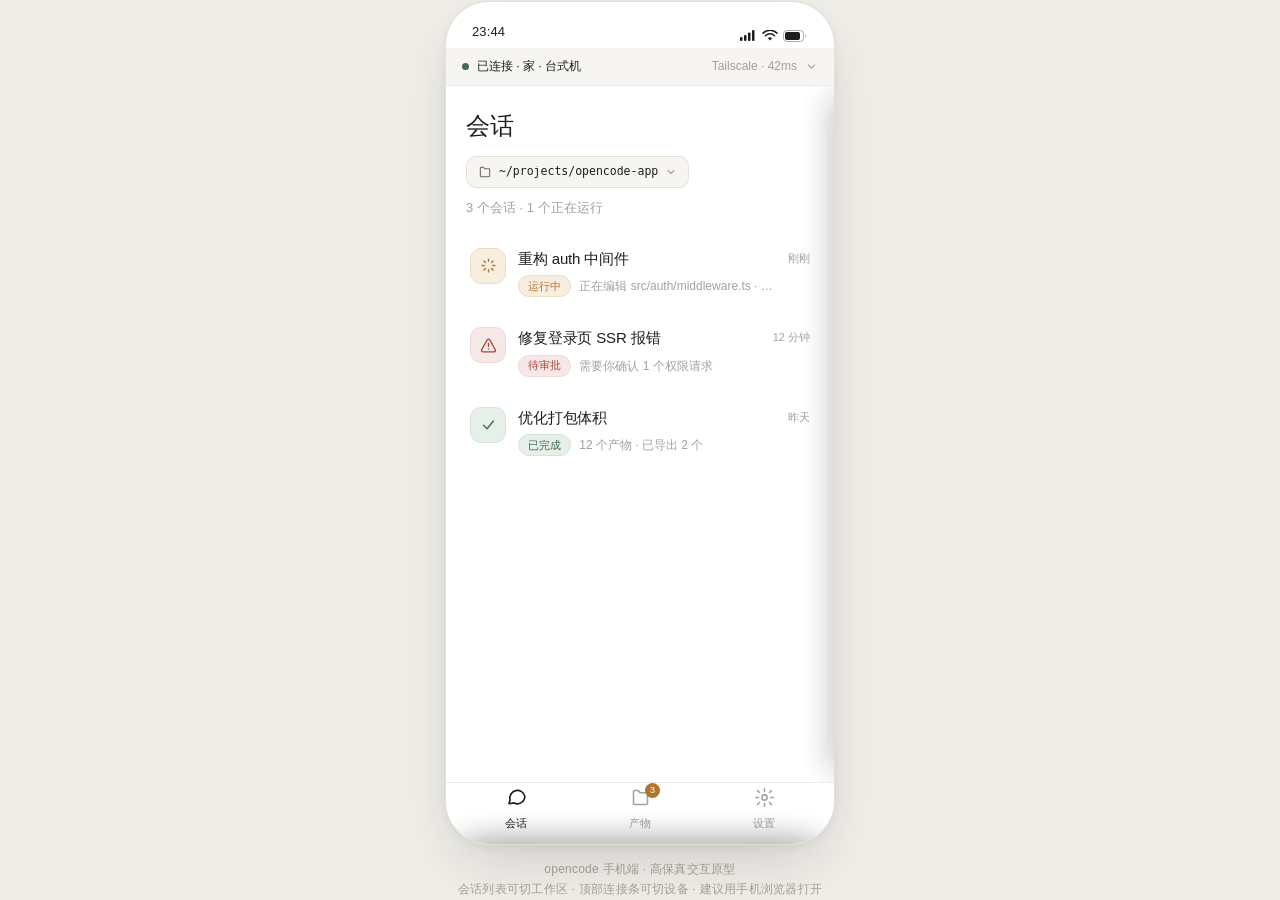
<file: prototype/index.html>
<!DOCTYPE html>
<html lang="zh-CN">
<head>
<meta charset="UTF-8">
<meta name="viewport" content="width=device-width, initial-scale=1.0, viewport-fit=cover">
<title>opencode 手机端 · 交互原型</title>
<style>
:root{
  --bg:#EFEDE8;
  --surface:#FFFFFF;
  --surface-2:#F7F5F1;
  --ink:#1E1E1B;
  --ink-2:#6B6862;
  --ink-3:#A5A199;
  --line:#E4E0D8;
  --line-2:#EFECE6;
  --accent:#8A6A38;
  --accent-soft:#F2EADB;
  --run:#B0742F;
  --run-soft:#F7EEE0;
  --ok:#3F6B4F;
  --ok-soft:#E7EFE9;
  --warn:#A5443A;
  --warn-soft:#F6E8E6;
  --add:#2F6B45;
  --add-bg:#E9F1EA;
  --del:#A5443A;
  --del-bg:#F7E9E7;
  --r-lg:18px; --r-md:12px; --r-sm:9px;
  --ease:cubic-bezier(0.32,0.72,0,1);
  --ease-out:cubic-bezier(0.22,1,0.36,1);
}
*{box-sizing:border-box;-webkit-tap-highlight-color:transparent}
html,body{height:100%}
body{
  margin:0;background:var(--bg);color:var(--ink);
  font:400 14px/1.5 -apple-system,BlinkMacSystemFont,"Segoe UI","PingFang SC","Hiragino Sans GB","Microsoft YaHei",sans-serif;
  display:flex;align-items:center;justify-content:center;min-height:100vh;padding:24px 12px;
  -webkit-font-smoothing:antialiased;
}
.stage{display:flex;flex-direction:column;align-items:center;gap:14px}
.caption{font-size:12px;color:var(--ink-3);letter-spacing:.02em;text-align:center;max-width:390px;line-height:1.7}

.phone{
  position:relative;width:390px;height:844px;background:var(--surface);
  border-radius:44px;border:1px solid var(--line);
  box-shadow:0 24px 60px -20px rgba(30,30,27,.22), 0 2px 8px rgba(30,30,27,.05);
  overflow:hidden;display:flex;flex-direction:column;
}
.statusbar{
  height:46px;flex:0 0 46px;display:flex;align-items:flex-end;justify-content:space-between;
  padding:0 26px 6px;font-size:13px;font-weight:500;color:var(--ink);letter-spacing:.01em;
}
.sb-icons{display:flex;align-items:center;gap:5px}
.sb-icons svg{display:block}

.connbar{
  flex:0 0 auto;height:38px;display:flex;align-items:center;gap:8px;padding:0 16px;
  border-bottom:1px solid var(--line-2);background:var(--surface-2);
  font-size:12px;color:var(--ink-2);cursor:pointer;transition:background .18s;
}
.connbar:active{background:#F0EDE7}
.dot{width:7px;height:7px;border-radius:50%;background:var(--ok);flex:0 0 7px;
  box-shadow:0 0 0 0 rgba(63,107,79,.5);animation:pulse 2.4s var(--ease-out) infinite}
@keyframes pulse{0%{box-shadow:0 0 0 0 rgba(63,107,79,.45)}70%{box-shadow:0 0 0 7px rgba(63,107,79,0)}100%{box-shadow:0 0 0 0 rgba(63,107,79,0)}}
.conn-name{color:var(--ink);font-weight:500}
.conn-spacer{flex:1}
.conn-lat{color:var(--ink-3);font-variant-numeric:tabular-nums}
.conn-chev{color:var(--ink-3);display:flex}

.viewport{position:relative;flex:1;overflow:hidden}
.screen{
  position:absolute;inset:0;display:flex;flex-direction:column;background:var(--surface);
  will-change:transform,opacity;
}
.tab-screen{opacity:0;transform:translateY(6px);pointer-events:none;transition:opacity .2s var(--ease-out),transform .2s var(--ease-out)}
.tab-screen.active{opacity:1;transform:none;pointer-events:auto}
.push-screen{
  transform:translateX(100%);transition:transform .34s var(--ease);
  box-shadow:-12px 0 32px -12px rgba(30,30,27,.16);
}
.push-screen.active{transform:translateX(0)}

.scroll{flex:1;overflow-y:auto;overscroll-behavior:contain;scrollbar-width:none}
.scroll::-webkit-scrollbar{display:none}

.navbar{
  flex:0 0 auto;height:52px;display:flex;align-items:center;gap:10px;padding:0 14px;
  border-bottom:1px solid var(--line-2);
}
.nav-title{font-size:16px;font-weight:500;letter-spacing:-.01em;flex:1;overflow:hidden;text-overflow:ellipsis;white-space:nowrap}
.icon-btn{
  width:34px;height:34px;border-radius:10px;display:flex;align-items:center;justify-content:center;
  color:var(--ink-2);cursor:pointer;transition:transform .13s var(--ease-out),background .15s;
}
.icon-btn:active{transform:scale(.9);background:var(--surface-2)}
.icon-btn.danger{color:var(--warn)}

.page-head{padding:22px 20px 12px}
.page-title{font-size:24px;font-weight:500;letter-spacing:-.02em;margin:0}
.page-sub{font-size:13px;color:var(--ink-3);margin:4px 0 0}

.list{padding:4px 12px 20px}
.row{
  display:flex;gap:12px;align-items:flex-start;padding:14px 12px;border-radius:var(--r-lg);
  cursor:pointer;transition:background .15s,transform .13s var(--ease-out);
}
.row:active{background:var(--surface-2);transform:scale(.985)}
.row + .row{margin-top:2px}
.row.enter{animation:rowIn .38s var(--ease-out) both}
@keyframes rowIn{from{opacity:0;transform:translateY(10px)}to{opacity:1;transform:none}}
.row-main{flex:1;min-width:0}
.row-title{font-size:15px;font-weight:500;letter-spacing:-.01em;margin:0 0 5px;
  overflow:hidden;text-overflow:ellipsis;white-space:nowrap}
.row-meta{display:flex;align-items:center;gap:8px;font-size:12px;color:var(--ink-3);min-width:0}
.row-meta-t{overflow:hidden;text-overflow:ellipsis;white-space:nowrap;min-width:0}
.row-time{flex:0 0 auto;font-size:11px;color:var(--ink-3);font-variant-numeric:tabular-nums;padding-top:2px}
.avatar{
  flex:0 0 36px;width:36px;height:36px;border-radius:11px;background:var(--surface-2);
  border:1px solid var(--line);display:flex;align-items:center;justify-content:center;color:var(--ink-2)
}
.avatar.run{background:var(--run-soft);border-color:#EBDCC4;color:var(--run)}
.avatar.ok{background:var(--ok-soft);border-color:#D6E4DA;color:var(--ok)}
.avatar.warn{background:var(--warn-soft);border-color:#EED9D6;color:var(--warn)}

.chip{
  display:inline-flex;align-items:center;gap:5px;height:22px;padding:0 9px;border-radius:999px;
  font-size:11px;font-weight:500;letter-spacing:.01em;background:var(--surface-2);color:var(--ink-2);
  border:1px solid var(--line-2);
  white-space:nowrap;word-break:keep-all;flex:0 0 auto;line-height:1;
}
.chip.run{background:var(--run-soft);color:var(--run);border-color:#EBDCC4}
.chip.ok{background:var(--ok-soft);color:var(--ok);border-color:#D6E4DA}
.chip.warn{background:var(--warn-soft);color:var(--warn);border-color:#EED9D6}
.chip.solid{background:var(--ink);color:#fff;border-color:var(--ink)}

.bubble{max-width:82%;padding:11px 14px;border-radius:var(--r-lg);font-size:14px;line-height:1.62}
.bubble.me{align-self:flex-end;background:var(--ink);color:#F5F3EF;border-bottom-right-radius:6px}
.bubble.ai{align-self:flex-start;background:var(--surface-2);border:1px solid var(--line-2);border-bottom-left-radius:6px}
.chat-scroll{padding:16px 16px 8px;display:flex;flex-direction:column;gap:14px}

.step{display:flex;gap:9px;align-items:center;font-size:13px;color:var(--ink-2);padding:2px 0}
.step .box{width:16px;height:16px;border-radius:5px;border:1.5px solid var(--line);flex:0 0 16px;
  display:flex;align-items:center;justify-content:center;transition:all .25s var(--ease-out)}
.step.done .box{background:var(--ok);border-color:var(--ok)}
.step.done .box svg{opacity:1;transform:scale(1)}
.step .box svg{opacity:0;transform:scale(.4);transition:all .25s var(--ease-out)}
.step.done span{color:var(--ink-3);text-decoration:line-through;text-decoration-color:var(--line)}

.tool-card{
  align-self:stretch;border:1px solid var(--line-2);border-radius:var(--r-md);background:var(--surface-2);
  padding:10px 12px;display:flex;align-items:center;gap:9px;font-size:13px;color:var(--ink-2)
}
.tool-card code{font:500 12px/1.4 ui-monospace,SFMono-Regular,Menlo,Consolas,monospace;color:var(--ink)}
.spin{width:13px;height:13px;border-radius:50%;border:1.5px solid var(--line);border-top-color:var(--run);
  animation:spin .7s linear infinite;flex:0 0 13px}
@keyframes spin{to{transform:rotate(360deg)}}

.perm{
  align-self:stretch;border:1px solid #EBDCC4;background:var(--run-soft);border-radius:var(--r-lg);
  padding:14px;animation:cardIn .34s var(--ease-out) both;
}
@keyframes cardIn{from{opacity:0;transform:scale(.96) translateY(8px)}to{opacity:1;transform:none}}
.perm-head{display:flex;align-items:center;gap:7px;font-size:13px;font-weight:500;color:var(--run);margin-bottom:8px}
.perm-body{font-size:13px;color:var(--ink);line-height:1.6;margin-bottom:12px}
.perm-body code{font:500 12px/1.5 ui-monospace,Menlo,Consolas,monospace;background:#fff;padding:1px 5px;border-radius:5px;border:1px solid #EBDCC4}
.perm-actions{display:flex;gap:9px}
.perm-actions.gone{animation:collapse .3s var(--ease-out) forwards}
@keyframes collapse{to{opacity:0;transform:translateY(-6px);height:0;margin:0;padding:0;overflow:hidden}}

.btn{
  flex:1;height:38px;border-radius:11px;border:1px solid var(--line);background:var(--surface);
  color:var(--ink);font-size:13px;font-weight:500;font-family:inherit;cursor:pointer;
  display:flex;align-items:center;justify-content:center;gap:6px;
  transition:transform .13s var(--ease-out),background .15s,opacity .2s;
}
.btn:active{transform:scale(.96)}
.btn.primary{background:var(--ink);border-color:var(--ink);color:#fff}
.btn.ghost{background:transparent}

.artifact{
  align-self:stretch;border:1px solid var(--line);border-radius:var(--r-lg);background:var(--surface);
  overflow:hidden;animation:cardIn .34s var(--ease-out) both;cursor:pointer;transition:transform .14s var(--ease-out)
}
.artifact:active{transform:scale(.985)}
.artifact-head{display:flex;align-items:center;gap:10px;padding:13px 14px}
.artifact-ico{width:32px;height:32px;border-radius:9px;background:var(--accent-soft);color:var(--accent);
  display:flex;align-items:center;justify-content:center;flex:0 0 32px}
.artifact-t{flex:1;min-width:0}
.artifact-t b{display:block;font-size:13.5px;font-weight:500;letter-spacing:-.005em}
.artifact-t small{font-size:11.5px;color:var(--ink-3)}
.artifact-foot{display:flex;align-items:center;gap:14px;padding:9px 14px;border-top:1px solid var(--line-2);
  background:var(--surface-2);font-size:11.5px;color:var(--ink-2)}
.stat-add{color:var(--add);font-weight:500}
.stat-del{color:var(--del);font-weight:500}

.composer{
  flex:0 0 auto;border-top:1px solid var(--line-2);padding:10px 12px 14px;background:var(--surface);
}
.model-chip{
  display:inline-flex;align-items:center;gap:6px;height:28px;padding:0 10px;border-radius:999px;
  background:var(--surface-2);border:1px solid var(--line);font-size:12px;color:var(--ink-2);
  cursor:pointer;margin-bottom:9px;transition:transform .13s var(--ease-out),background .15s;
}
.model-chip:active{transform:scale(.95);background:#F0EDE7}
.model-chip b{font-weight:500;color:var(--ink)}
.input-row{display:flex;align-items:flex-end;gap:9px}
.input-box{
  flex:1;min-height:40px;border-radius:13px;border:1px solid var(--line);background:var(--surface-2);
  padding:10px 13px;font-size:14px;line-height:1.4;color:var(--ink-3);outline:none;
  transition:border-color .18s,background .18s;
}
.input-box:focus{border-color:#D9D3C6;background:var(--surface);color:var(--ink)}
.send{
  width:40px;height:40px;flex:0 0 40px;border-radius:13px;border:none;background:var(--ink);color:#fff;
  display:flex;align-items:center;justify-content:center;cursor:pointer;
  transition:transform .13s var(--ease-out),opacity .2s;
}
.send:active{transform:scale(.92)}
.send.off{background:var(--line);color:var(--ink-3);pointer-events:none}

.dots{display:flex;gap:4px;align-items:center;height:44px;padding:0 14px}
.dots i{width:6px;height:6px;border-radius:50%;background:var(--ink-3);display:block;animation:bounce 1.2s infinite}
.dots i:nth-child(2){animation-delay:.15s}
.dots i:nth-child(3){animation-delay:.3s}
@keyframes bounce{0%,60%,100%{transform:translateY(0);opacity:.4}30%{transform:translateY(-4px);opacity:1}}
.caret{display:inline-block;width:2px;height:15px;background:var(--ink);vertical-align:-2px;margin-left:2px;
  animation:blink 1s steps(2) infinite}
@keyframes blink{50%{opacity:0}}

.tabbar{
  flex:0 0 auto;height:62px;display:flex;align-items:center;padding:0 8px 8px;
  border-top:1px solid var(--line-2);background:rgba(255,255,255,.94);backdrop-filter:blur(12px);
  transition:transform .28s var(--ease),opacity .2s;
}
.tabbar.hide{transform:translateY(100%);opacity:0;pointer-events:none}
.tab{
  flex:1;display:flex;flex-direction:column;align-items:center;gap:3px;color:var(--ink-3);
  font-size:10.5px;cursor:pointer;padding:8px 0;transition:color .2s;position:relative;
}
.tab .ico{transition:transform .26s var(--ease-out)}
.tab.active{color:var(--ink)}
.tab.active .ico{transform:translateY(-1px) scale(1.06)}
.tab .badge{
  position:absolute;top:4px;left:50%;margin-left:5px;min-width:15px;height:15px;border-radius:999px;
  background:var(--run);color:#fff;font-size:9.5px;font-weight:500;display:flex;align-items:center;
  justify-content:center;padding:0 4px;
}

.metric{display:flex;gap:10px;padding:0 16px 18px}
.metric div{flex:1;background:var(--surface-2);border:1px solid var(--line-2);border-radius:var(--r-md);padding:11px 12px}
.metric b{display:block;font-size:19px;font-weight:500;letter-spacing:-.02em;font-variant-numeric:tabular-nums}
.metric small{font-size:11px;color:var(--ink-3)}

.section{padding:0 16px 8px}
.section-title{font-size:11px;font-weight:500;color:var(--ink-3);letter-spacing:.06em;text-transform:uppercase;padding:14px 4px 8px}
.card{background:var(--surface-2);border:1px solid var(--line-2);border-radius:var(--r-lg);overflow:hidden}
.item{display:flex;align-items:center;gap:12px;padding:13px 15px;cursor:pointer;transition:background .15s}
.item:active{background:#F0EDE7}
.item + .item{border-top:1px solid var(--line-2)}
.item .ico{width:30px;height:30px;border-radius:9px;background:var(--surface);border:1px solid var(--line);
  display:flex;align-items:center;justify-content:center;color:var(--ink-2);flex:0 0 30px}
.item-t{flex:1;min-width:0}
.item-t b{display:block;font-size:14px;font-weight:500;letter-spacing:-.005em}
.item-t small{font-size:11.5px;color:var(--ink-3)}
.item .val{font-size:12.5px;color:var(--ink-3);display:flex;align-items:center;gap:6px}

.diff{font:400 11.5px/1.7 ui-monospace,SFMono-Regular,Menlo,Consolas,monospace;background:var(--surface-2);
  border-top:1px solid var(--line-2);border-bottom:1px solid var(--line-2);overflow:hidden;max-height:0;
  transition:max-height .34s var(--ease);}
.diff.open{max-height:260px;overflow-y:auto}
.diff .ln{display:flex;padding:0 14px;white-space:pre}
.diff .ln.add{background:var(--add-bg);color:var(--add)}
.diff .ln.del{background:var(--del-bg);color:var(--del)}
.diff .ln.ctx{color:var(--ink-2)}
.diff .gutter{width:34px;flex:0 0 34px;color:var(--ink-3);text-align:right;padding-right:10px;user-select:none}

.ws-btn{display:inline-flex;align-items:center;gap:7px;margin-top:12px;height:32px;padding:0 11px;
  border-radius:10px;border:1px solid var(--line);background:var(--surface-2);cursor:pointer;max-width:100%;
  font-family:inherit;font-size:12px;color:var(--ink-2);
  transition:transform .13s var(--ease-out),background .15s}
.ws-btn:active{transform:scale(.97);background:#F0EDE7}
.ws-path{font:400 11.5px/1 ui-monospace,Menlo,Consolas,monospace;color:var(--ink);
  overflow:hidden;text-overflow:ellipsis;white-space:nowrap;min-width:0}
.ws-btn .chev{flex:0 0 auto;color:var(--ink-3);display:flex}
.ws-ico{width:30px;height:30px;border-radius:9px;background:var(--surface-2);border:1px solid var(--line);
  display:flex;align-items:center;justify-content:center;color:var(--ink-2);flex:0 0 30px}
.ws-t{flex:1;min-width:0;display:flex;flex-direction:column;gap:3px}
.ws-t b{font-size:13.5px;font-weight:500;letter-spacing:-.005em;color:var(--ink)}
.ws-t small{font:400 11px/1.4 ui-monospace,Menlo,Consolas,monospace;color:var(--ink-3);
  overflow:hidden;text-overflow:ellipsis;white-space:nowrap}
.ws-div{height:1px;background:var(--line-2);margin:8px 12px}

.file-tabs{display:flex;gap:6px;padding:10px 14px;overflow-x:auto;border-bottom:1px solid var(--line-2);flex:0 0 auto}
.file-tabs::-webkit-scrollbar{display:none}
.ftab{flex:0 0 auto;height:28px;padding:0 12px;border-radius:999px;border:1px solid var(--line);
  background:var(--surface-2);color:var(--ink-2);font-size:12px;display:flex;align-items:center;cursor:pointer;
  transition:all .18s var(--ease-out)}
.ftab:active{transform:scale(.95)}
.ftab.on{background:var(--ink);border-color:var(--ink);color:#fff}
.convertbar{flex:0 0 auto;display:flex;align-items:center;gap:7px;padding:8px 16px;font-size:11.5px;color:var(--accent);
  background:var(--accent-soft);border-bottom:1px solid #EADFC9}
.viewer{flex:1;overflow:auto;background:var(--surface-2);padding:14px}
.doc-sheet{background:#fff;border:1px solid var(--line);border-radius:var(--r-md);padding:20px 18px;
  font-size:13px;line-height:1.85;color:#3A3A36;animation:cardIn .3s var(--ease-out) both}
.doc-sheet h4{margin:0 0 4px;font-size:16px;font-weight:500;letter-spacing:-.01em;color:var(--ink)}
.doc-sheet .em{color:var(--ink-3);font-size:11.5px;margin:0 0 14px}
.doc-sheet p{margin:0 0 11px}
.doc-sheet td b{font-weight:500;color:var(--ink)}
.grid-wrap{overflow-x:auto;background:#fff;border:1px solid var(--line);border-radius:var(--r-sm)}
.grid{border-collapse:separate;border-spacing:0;font-size:11.5px;white-space:nowrap}
.grid th,.grid td{border-right:1px solid var(--line-2);border-bottom:1px solid var(--line-2);padding:7px 12px;
  text-align:left;font-variant-numeric:tabular-nums;color:#3A3A36}
.grid th{background:var(--surface-2);font-weight:500;color:var(--ink);position:sticky;top:0}
.grid td.num{text-align:right}
.grid tr:last-child td{border-bottom:none}
.code-view{background:#fff;border:1px solid var(--line);border-radius:var(--r-md);overflow:hidden;
  font:400 11.5px/1.8 ui-monospace,Menlo,Consolas,monospace}
.code-view .cr{display:flex;padding:0 12px}
.code-view .n{width:28px;flex:0 0 28px;text-align:right;padding-right:12px;color:var(--ink-3);user-select:none}
.code-view .k{color:#8A6A38}.code-view .s{color:#2F6B45}.code-view .c{color:#A5A199}
.img-wrap{display:flex;align-items:center;justify-content:center;min-height:270px;border-radius:var(--r-md);
  border:1px solid var(--line);background:repeating-conic-gradient(#F0EDE7 0% 25%,#FAF8F5 0% 50%) 50%/18px 18px}
.img-ph{width:186px;height:126px;border-radius:10px;background:#E6DFD0;border:1px solid #D6CDBA;
  display:flex;align-items:center;justify-content:center;color:var(--accent)}
.filebar{flex:0 0 auto;display:flex;gap:9px;padding:10px 14px 14px;border-top:1px solid var(--line-2);background:var(--surface)}
.meter{height:7px;border-radius:4px;background:var(--line-2);overflow:hidden;display:flex}
.meter i{display:block;height:100%}

.sheet-backdrop{
  position:absolute;inset:0;background:rgba(30,30,27,.28);opacity:0;pointer-events:none;
  transition:opacity .3s var(--ease-out);z-index:40;
}
.sheet-backdrop.show{opacity:1;pointer-events:auto}
.sheet{
  position:absolute;left:0;right:0;bottom:0;background:var(--surface);border-radius:24px 24px 0 0;
  transform:translateY(101%);transition:transform .38s var(--ease);z-index:41;
  padding:8px 0 22px;max-height:78%;display:flex;flex-direction:column;
  box-shadow:0 -12px 40px -14px rgba(30,30,27,.24);
}
.sheet.show{transform:translateY(0)}
.handle{width:36px;height:4px;border-radius:2px;background:var(--line);margin:6px auto 12px;flex:0 0 4px}
.sheet-title{font-size:16px;font-weight:500;padding:0 20px 4px;letter-spacing:-.01em}
.sheet-sub{font-size:12px;color:var(--ink-3);padding:0 20px 12px}
.sheet-scroll{overflow-y:auto;padding:0 10px 4px}
.mgroup{font-size:11px;font-weight:500;color:var(--ink-3);letter-spacing:.06em;text-transform:uppercase;padding:12px 12px 6px}
.mrow{display:flex;align-items:center;gap:11px;padding:11px 12px;border-radius:var(--r-md);cursor:pointer;transition:background .15s}
.mrow:active{background:var(--surface-2)}
.mrow .mname{flex:1;font-size:14px;letter-spacing:-.005em}
.mrow .mtag{font-size:11px;color:var(--ink-3)}
.mrow .tick{width:18px;height:18px;color:var(--ink);opacity:0;transform:scale(.6);transition:all .22s var(--ease-out)}
.mrow.sel .tick{opacity:1;transform:scale(1)}

.toast{
  position:absolute;left:50%;bottom:88px;transform:translate(-50%,14px);opacity:0;pointer-events:none;
  background:rgba(30,30,27,.94);color:#F5F3EF;font-size:13px;padding:10px 16px;border-radius:12px;
  z-index:60;transition:all .3s var(--ease);white-space:nowrap;max-width:88%;
  overflow:hidden;text-overflow:ellipsis;
}
.toast.show{opacity:1;transform:translate(-50%,0)}

.skel{background:linear-gradient(90deg,var(--surface-2) 25%,#EFECE6 50%,var(--surface-2) 75%);
  background-size:200% 100%;animation:shimmer 1.4s infinite;border-radius:8px}
@keyframes shimmer{to{background-position:-200% 0}}
.skel-row{display:flex;gap:12px;padding:14px 12px}
.skel-row .a{width:36px;height:36px;border-radius:11px;flex:0 0 36px}
.skel-row .b{flex:1;display:flex;flex-direction:column;gap:8px;justify-content:center}
.skel-row .b i{display:block;height:11px;border-radius:5px}
.skel-row .b i:last-child{width:58%}

.empty{display:flex;flex-direction:column;align-items:center;gap:9px;padding:66px 30px;text-align:center;color:var(--ink-3)}
.empty b{font-size:14px;font-weight:500;color:var(--ink-2)}
.empty p{font-size:12.5px;margin:0;line-height:1.6}

@media (prefers-reduced-motion:reduce){*{animation-duration:.001ms!important;transition-duration:.001ms!important}}
</style>
</head>
<body>
<div class="stage">
<div class="phone">
  <div class="statusbar">
    <span>23:44</span>
    <span class="sb-icons">
      <svg width="17" height="11" viewBox="0 0 17 11" fill="none"><rect x="0" y="7" width="2.5" height="4" rx="1" fill="#1E1E1B"/><rect x="4" y="5" width="2.5" height="6" rx="1" fill="#1E1E1B"/><rect x="8" y="2.5" width="2.5" height="8.5" rx="1" fill="#1E1E1B"/><rect x="12" y="0" width="2.5" height="11" rx="1" fill="#1E1E1B"/></svg>
      <svg width="16" height="12" viewBox="0 0 16 12" fill="none"><path d="M8 10.4 5.9 8.2a3 3 0 0 1 4.2 0L8 10.4Z" fill="#1E1E1B"/><path d="M3.4 5.7a6.6 6.6 0 0 1 9.2 0" stroke="#1E1E1B" stroke-width="1.5" stroke-linecap="round"/><path d="M1 3.1a10 10 0 0 1 14 0" stroke="#1E1E1B" stroke-width="1.5" stroke-linecap="round"/></svg>
      <svg width="25" height="12" viewBox="0 0 25 12" fill="none"><rect x=".5" y=".5" width="20" height="11" rx="3.2" stroke="#1E1E1B" stroke-opacity=".35"/><rect x="2" y="2" width="15" height="8" rx="2" fill="#1E1E1B"/><path d="M22.4 4.2v3.6a2 2 0 0 0 0-3.6Z" fill="#1E1E1B" fill-opacity=".35"/></svg>
    </span>
  </div>

  <div class="connbar" onclick="switchDevice()">
    <span class="dot"></span>
    <span class="conn-name">已连接 · 家 · 台式机</span>
    <span class="conn-spacer"></span>
    <span class="conn-lat">Tailscale · 42ms</span>
    <span class="conn-chev"><svg width="13" height="13" viewBox="0 0 24 24" fill="none" stroke="currentColor" stroke-width="2" stroke-linecap="round"><path d="m6 9 6 6 6-6"/></svg></span>
  </div>

  <div class="viewport">

    <section class="screen tab-screen active" id="s-home">
      <div class="page-head">
        <h1 class="page-title">会话</h1>
        <button class="ws-btn" onclick="openWs()">
          <svg width="14" height="14" viewBox="0 0 24 24" fill="none" stroke="currentColor" stroke-width="1.8" stroke-linecap="round" stroke-linejoin="round"><path d="M4 5.5A1.5 1.5 0 0 1 5.5 4h4l2 2.5h7A1.5 1.5 0 0 1 20 8v10.5a1.5 1.5 0 0 1-1.5 1.5h-13A1.5 1.5 0 0 1 4 18.5v-13Z"/></svg>
          <span class="ws-path" id="ws-label">~/projects/opencode-app</span>
          <span class="chev"><svg width="12" height="12" viewBox="0 0 24 24" fill="none" stroke="currentColor" stroke-width="2.2" stroke-linecap="round"><path d="m6 9 6 6 6-6"/></svg></span>
        </button>
        <p class="page-sub" style="margin-top:10px">3 个会话 · 1 个正在运行</p>
      </div>
      <div class="scroll">
        <div id="home-list" class="list"></div>
      </div>
    </section>

    <section class="screen tab-screen" id="s-artifacts">
      <div class="page-head">
        <h1 class="page-title">产物</h1>
        <p class="page-sub">最近 24 小时 · 16 个文件</p>
      </div>
      <div class="scroll">
        <div class="metric">
          <div><b>12</b><small>改动文件</small></div>
          <div><b>+248</b><small>新增行</small></div>
          <div><b>−76</b><small>删除行</small></div>
        </div>
        <div class="section">
          <div class="section-title">本次任务产出</div>
          <div class="card" id="art-list"></div>
        </div>
      </div>
    </section>

    <section class="screen tab-screen" id="s-settings">
      <div class="page-head">
        <h1 class="page-title">设置</h1>
      </div>
      <div class="scroll">
        <div class="section">
          <div class="section-title">设备</div>
          <div class="card">
            <div class="item" onclick="switchDevice()">
              <span class="ico"><svg width="16" height="16" viewBox="0 0 24 24" fill="none" stroke="currentColor" stroke-width="1.7" stroke-linecap="round" stroke-linejoin="round"><rect x="2" y="4" width="20" height="13" rx="2"/><path d="M8 21h8M12 17v4"/></svg></span>
              <span class="item-t"><b>家 · 台式机</b><small>100.x.y.7:4096 · Tailscale</small></span>
              <span class="val"><span class="chip ok">在线</span></span>
            </div>
            <div class="item" onclick="switchDevice()">
              <span class="ico"><svg width="16" height="16" viewBox="0 0 24 24" fill="none" stroke="currentColor" stroke-width="1.7" stroke-linecap="round" stroke-linejoin="round"><rect x="2" y="4" width="20" height="13" rx="2"/><path d="M8 21h8M12 17v4"/></svg></span>
              <span class="item-t"><b>公司 · MacBook</b><small>100.x.y.31:4096 · Tailscale</small></span>
              <span class="val"><span class="chip">离线</span></span>
            </div>
            <div class="item" onclick="openWs()">
              <span class="ico"><svg width="16" height="16" viewBox="0 0 24 24" fill="none" stroke="currentColor" stroke-width="1.7" stroke-linecap="round" stroke-linejoin="round"><path d="M4 5.5A1.5 1.5 0 0 1 5.5 4h4l2 2.5h7A1.5 1.5 0 0 1 20 8v10.5a1.5 1.5 0 0 1-1.5 1.5h-13A1.5 1.5 0 0 1 4 18.5v-13Z"/></svg></span>
              <span class="item-t"><b>默认工作区</b><small>新会话默认在此项目下创建</small></span>
              <span class="val" id="def-ws">opencode-app</span>
            </div>
            <div class="item" onclick="toast('扫码配对：导入地址与凭据')">
              <span class="ico"><svg width="16" height="16" viewBox="0 0 24 24" fill="none" stroke="currentColor" stroke-width="1.7" stroke-linecap="round" stroke-linejoin="round"><path d="M12 5v14M5 12h14"/></svg></span>
              <span class="item-t"><b>添加设备</b><small>扫码或手动填写地址</small></span>
            </div>
          </div>
        </div>
        <div class="section">
          <div class="section-title">模型</div>
          <div class="card">
            <div class="item" onclick="openSheet()">
              <span class="ico"><svg width="16" height="16" viewBox="0 0 24 24" fill="none" stroke="currentColor" stroke-width="1.7" stroke-linecap="round" stroke-linejoin="round"><path d="M12 3 4 7v5c0 4.4 3.4 8.3 8 9 4.6-.7 8-4.6 8-9V7l-8-4Z"/></svg></span>
              <span class="item-t"><b>默认模型</b><small>新会话使用</small></span>
              <span class="val" id="def-model">Claude Sonnet 4.5</span>
            </div>
            <div class="item" onclick="toast('从 /provider 拉取账号可用模型')">
              <span class="ico"><svg width="16" height="16" viewBox="0 0 24 24" fill="none" stroke="currentColor" stroke-width="1.7" stroke-linecap="round" stroke-linejoin="round"><path d="M21 12a9 9 0 1 1-3-6.7"/><path d="M21 4v5h-5"/></svg></span>
              <span class="item-t"><b>刷新模型列表</b><small>同步电脑端已登录的 provider</small></span>
            </div>
          </div>
        </div>
        <div class="section">
          <div class="section-title">后台与通知</div>
          <div class="card">
            <div class="item" onclick="toast('已开启：保持连接与权限提醒')">
              <span class="ico"><svg width="16" height="16" viewBox="0 0 24 24" fill="none" stroke="currentColor" stroke-width="1.7" stroke-linecap="round" stroke-linejoin="round"><path d="M18 8a6 6 0 1 0-12 0c0 7-3 9-3 9h18s-3-2-3-9"/><path d="M13.7 21a2 2 0 0 1-3.4 0"/></svg></span>
              <span class="item-t"><b>权限请求通知</b><small>需要审批时推送到通知栏</small></span>
              <span class="val"><span class="chip ok">已开启</span></span>
            </div>
            <div class="item" onclick="toast('前台服务常驻，避免息屏断连')">
              <span class="ico"><svg width="16" height="16" viewBox="0 0 24 24" fill="none" stroke="currentColor" stroke-width="1.7" stroke-linecap="round" stroke-linejoin="round"><path d="M12 3v3M12 18v3M3 12h3M18 12h3M5.6 5.6l2.1 2.1M16.3 16.3l2.1 2.1M18.4 5.6l-2.1 2.1M7.7 16.3l-2.1 2.1"/></svg></span>
              <span class="item-t"><b>保持后台连接</b><small>前台服务 · 息屏不断线</small></span>
              <span class="val"><span class="chip ok">已开启</span></span>
            </div>
          </div>
        </div>
        <div class="section">
          <div class="section-title">存储</div>
          <div class="card">
            <div class="item" style="cursor:default">
              <span class="ico"><svg width="16" height="16" viewBox="0 0 24 24" fill="none" stroke="currentColor" stroke-width="1.7" stroke-linecap="round" stroke-linejoin="round"><ellipse cx="12" cy="6" rx="8" ry="3"/><path d="M4 6v12c0 1.7 3.6 3 8 3s8-1.3 8-3V6M4 12c0 1.7 3.6 3 8 3s8-1.3 8-3"/></svg></span>
              <span class="item-t"><b>缓存占用</b><small>预览与转换产物 · 可随时清理</small></span>
              <span class="val">128 MB</span>
            </div>
            <div style="padding:0 15px 14px">
              <div class="meter"><i style="width:26%;background:#B0742F"></i><i style="width:9%;background:#3F6B4F"></i><i style="width:65%;background:transparent"></i></div>
              <div style="display:flex;gap:14px;font-size:11px;color:var(--ink-3);margin-top:8px">
                <span>预览缓存 128MB</span><span>离线 42MB</span><span>配额 500MB</span>
              </div>
            </div>
            <div class="item" onclick="toast('已清理 128 MB 预览缓存，离线文件不受影响')">
              <span class="ico"><svg width="16" height="16" viewBox="0 0 24 24" fill="none" stroke="currentColor" stroke-width="1.7" stroke-linecap="round" stroke-linejoin="round"><path d="M4 7h16M9 7V5h6v2M6 7l1 13h10l1-13"/></svg></span>
              <span class="item-t"><b>清理预览缓存</b><small>已离线保存的文件不受影响</small></span>
            </div>
            <div class="item" onclick="toast('离线文件按设备与会话分组存放')">
              <span class="ico"><svg width="16" height="16" viewBox="0 0 24 24" fill="none" stroke="currentColor" stroke-width="1.7" stroke-linecap="round" stroke-linejoin="round"><path d="M4 5.5A1.5 1.5 0 0 1 5.5 4h4l2 2.5h7A1.5 1.5 0 0 1 20 8v10.5a1.5 1.5 0 0 1-1.5 1.5h-13A1.5 1.5 0 0 1 4 18.5v-13Z"/></svg></span>
              <span class="item-t"><b>离线文件</b><small>42 MB · 12 个文件</small></span>
            </div>
          </div>
        </div>
        <div class="section" style="padding-bottom:26px">
          <div class="section-title">关于</div>
          <div class="card">
            <div class="item" onclick="toast('opencode 0.x · 服务端版本以此为准')">
              <span class="ico"><svg width="16" height="16" viewBox="0 0 24 24" fill="none" stroke="currentColor" stroke-width="1.7" stroke-linecap="round" stroke-linejoin="round"><circle cx="12" cy="12" r="9"/><path d="M12 16v-4M12 8h.01"/></svg></span>
              <span class="item-t"><b>版本</b><small>检查服务端与客户端版本</small></span>
              <span class="val" id="ver">0.1.0</span>
            </div>
          </div>
        </div>
      </div>
    </section>

    <section class="screen push-screen" id="s-chat">
      <div class="navbar">
        <span class="icon-btn" onclick="pop()"><svg width="19" height="19" viewBox="0 0 24 24" fill="none" stroke="currentColor" stroke-width="2" stroke-linecap="round" stroke-linejoin="round"><path d="m15 18-6-6 6-6"/></svg></span>
        <span class="nav-title" id="chat-title">重构 auth 中间件</span>
        <span class="icon-btn danger" id="abort-btn" onclick="abortRun()"><svg width="17" height="17" viewBox="0 0 24 24" fill="currentColor"><rect x="6" y="6" width="12" height="12" rx="2.5"/></svg></span>
        <span class="icon-btn" onclick="toast('会话详情 / 分享 / 回滚')"><svg width="19" height="19" viewBox="0 0 24 24" fill="none" stroke="currentColor" stroke-width="2" stroke-linecap="round"><circle cx="5" cy="12" r="1.4" fill="currentColor" stroke="none"/><circle cx="12" cy="12" r="1.4" fill="currentColor" stroke="none"/><circle cx="19" cy="12" r="1.4" fill="currentColor" stroke="none"/></svg></span>
      </div>
      <div class="scroll"><div class="chat-scroll" id="chat-body"></div></div>
      <div class="composer">
        <div class="model-chip" onclick="openSheet()">
          <svg width="12" height="12" viewBox="0 0 24 24" fill="none" stroke="currentColor" stroke-width="2" stroke-linecap="round" stroke-linejoin="round"><path d="m12 3 8 4v5c0 4.4-3.4 8.3-8 9-4.6-.7-8-4.6-8-9V7l8-4Z"/></svg>
          <b id="chip-model">Claude Sonnet 4.5</b>
          <svg width="11" height="11" viewBox="0 0 24 24" fill="none" stroke="currentColor" stroke-width="2.2" stroke-linecap="round"><path d="m6 9 6 6 6-6"/></svg>
        </div>
        <div class="input-row">
          <input class="input-box" id="msg-input" placeholder="给电脑上的 opencode 下指令…" onkeydown="if(event.key==='Enter')sendMsg()">
          <button class="send off" id="send-btn" onclick="sendMsg()">
            <svg width="18" height="18" viewBox="0 0 24 24" fill="none" stroke="currentColor" stroke-width="2" stroke-linecap="round" stroke-linejoin="round"><path d="M12 19V5M5 12l7-7 7 7"/></svg>
          </button>
        </div>
      </div>
    </section>

    <section class="screen push-screen" id="s-file">
      <div class="navbar">
        <span class="icon-btn" onclick="popFile()"><svg width="19" height="19" viewBox="0 0 24 24" fill="none" stroke="currentColor" stroke-width="2" stroke-linecap="round" stroke-linejoin="round"><path d="m15 18-6-6 6-6"/></svg></span>
        <span class="nav-title" id="file-title">季度复盘.docx</span>
        <span class="icon-btn" onclick="toast('重新转换 / 重命名 / 删除本地缓存')"><svg width="19" height="19" viewBox="0 0 24 24" fill="none" stroke="currentColor" stroke-width="2" stroke-linecap="round"><circle cx="5" cy="12" r="1.4" fill="currentColor" stroke="none"/><circle cx="12" cy="12" r="1.4" fill="currentColor" stroke="none"/><circle cx="19" cy="12" r="1.4" fill="currentColor" stroke="none"/></svg></span>
      </div>
      <div class="file-tabs" id="file-tabs">
        <div class="ftab" data-t="doc" onclick="pickType('doc')">文档</div>
        <div class="ftab" data-t="grid" onclick="pickType('grid')">表格</div>
        <div class="ftab" data-t="code" onclick="pickType('code')">代码</div>
        <div class="ftab" data-t="img" onclick="pickType('img')">图片</div>
      </div>
      <div class="convertbar">
        <svg width="13" height="13" viewBox="0 0 24 24" fill="none" stroke="currentColor" stroke-width="2" stroke-linecap="round" stroke-linejoin="round"><path d="M4 12a8 8 0 0 1 13.7-5.7L20 8"/><path d="M20 4v4h-4M20 12a8 8 0 0 1-13.7 5.7L4 16"/><path d="M4 20v-4h4"/></svg>
        <span id="convert-text">电脑端已转换 · 结果已缓存</span>
      </div>
      <div class="viewer" id="viewer-body"></div>
      <div class="filebar">
        <button class="btn" id="offline-btn" onclick="toggleOffline()">离线保存</button>
        <button class="btn" onclick="toast('已调起系统分享面板')">分享</button>
        <button class="btn primary" onclick="toast('已发送到 opencode：解读这个文件')">让 AI 读</button>
      </div>
    </section>

  </div>

  <nav class="tabbar" id="tabbar">
    <div class="tab active" data-tab="home" onclick="setTab('home')">
      <span class="ico"><svg width="21" height="21" viewBox="0 0 24 24" fill="none" stroke="currentColor" stroke-width="1.8" stroke-linecap="round" stroke-linejoin="round"><path d="M21 12a8 8 0 0 1-11.6 7.1L4 20l1-4.4A8 8 0 1 1 21 12Z"/></svg></span>
      会话
    </div>
    <div class="tab" data-tab="artifacts" onclick="setTab('artifacts')">
      <span class="ico"><svg width="21" height="21" viewBox="0 0 24 24" fill="none" stroke="currentColor" stroke-width="1.8" stroke-linecap="round" stroke-linejoin="round"><path d="M4 5.5A1.5 1.5 0 0 1 5.5 4h4l2 2.5h7A1.5 1.5 0 0 1 20 8v10.5a1.5 1.5 0 0 1-1.5 1.5h-13A1.5 1.5 0 0 1 4 18.5v-13Z"/></svg></span>
      产物
      <span class="badge">3</span>
    </div>
    <div class="tab" data-tab="settings" onclick="setTab('settings')">
      <span class="ico"><svg width="21" height="21" viewBox="0 0 24 24" fill="none" stroke="currentColor" stroke-width="1.8" stroke-linecap="round" stroke-linejoin="round"><circle cx="12" cy="12" r="3"/><path d="M12 2v3M12 19v3M4.2 4.2l2.1 2.1M17.7 17.7l2.1 2.1M2 12h3M19 12h3M4.2 19.8l2.1-2.1M17.7 6.3l2.1-2.1"/></svg></span>
      设置
    </div>
  </nav>

  <div class="sheet-backdrop" id="backdrop" onclick="closeSheet()"></div>
  <div class="sheet" id="sheet">
    <div class="handle"></div>
    <div class="sheet-title">选择模型</div>
    <div class="sheet-sub">来自电脑端已登录的 provider</div>
    <div class="sheet-scroll">
      <div class="mgroup">Anthropic</div>
      <div class="mrow sel" onclick="pickModel(this,'Claude Sonnet 4.5')"><span class="mname">Claude Sonnet 4.5</span><span class="mtag">默认</span><span class="tick"><svg viewBox="0 0 24 24" fill="none" stroke="currentColor" stroke-width="2.6" stroke-linecap="round" stroke-linejoin="round"><path d="m5 13 5 5L19 7"/></svg></span></div>
      <div class="mrow" onclick="pickModel(this,'Claude Opus 4.1')"><span class="mname">Claude Opus 4.1</span><span class="mtag">强推理</span><span class="tick"><svg viewBox="0 0 24 24" fill="none" stroke="currentColor" stroke-width="2.6" stroke-linecap="round" stroke-linejoin="round"><path d="m5 13 5 5L19 7"/></svg></span></div>
      <div class="mgroup">OpenAI</div>
      <div class="mrow" onclick="pickModel(this,'GPT-5')"><span class="mname">GPT-5</span><span class="tick"><svg viewBox="0 0 24 24" fill="none" stroke="currentColor" stroke-width="2.6" stroke-linecap="round" stroke-linejoin="round"><path d="m5 13 5 5L19 7"/></svg></span></div>
      <div class="mrow" onclick="pickModel(this,'GPT-5 mini')"><span class="mname">GPT-5 mini</span><span class="mtag">快</span><span class="tick"><svg viewBox="0 0 24 24" fill="none" stroke="currentColor" stroke-width="2.6" stroke-linecap="round" stroke-linejoin="round"><path d="m5 13 5 5L19 7"/></svg></span></div>
      <div class="mgroup">DeepSeek</div>
      <div class="mrow" onclick="pickModel(this,'DeepSeek V3.2')"><span class="mname">DeepSeek V3.2</span><span class="tick"><svg viewBox="0 0 24 24" fill="none" stroke="currentColor" stroke-width="2.6" stroke-linecap="round" stroke-linejoin="round"><path d="m5 13 5 5L19 7"/></svg></span></div>
      <div class="mgroup">本地</div>
      <div class="mrow" onclick="pickModel(this,'qwen2.5-coder (Ollama)')"><span class="mname">qwen2.5-coder</span><span class="mtag">Ollama · 离线</span><span class="tick"><svg viewBox="0 0 24 24" fill="none" stroke="currentColor" stroke-width="2.6" stroke-linecap="round" stroke-linejoin="round"><path d="m5 13 5 5L19 7"/></svg></span></div>
    </div>
  </div>

  <div class="sheet" id="ws-sheet">
    <div class="handle"></div>
    <div class="sheet-title">工作区</div>
    <div class="sheet-sub">电脑端 opencode 已打开的项目</div>
    <div class="sheet-scroll">
      <div class="mrow sel" onclick="pickWs(this,'~/projects/opencode-app')">
        <span class="ws-ico"><svg width="15" height="15" viewBox="0 0 24 24" fill="none" stroke="currentColor" stroke-width="1.8" stroke-linecap="round" stroke-linejoin="round"><path d="M4 5.5A1.5 1.5 0 0 1 5.5 4h4l2 2.5h7A1.5 1.5 0 0 1 20 8v10.5a1.5 1.5 0 0 1-1.5 1.5h-13A1.5 1.5 0 0 1 4 18.5v-13Z"/></svg></span>
        <span class="ws-t"><b>opencode-app</b><small>~/projects/opencode-app · main</small></span>
        <span class="tick"><svg viewBox="0 0 24 24" fill="none" stroke="currentColor" stroke-width="2.6" stroke-linecap="round" stroke-linejoin="round"><path d="m5 13 5 5L19 7"/></svg></span>
      </div>
      <div class="mrow" onclick="pickWs(this,'~/work/api-gateway')">
        <span class="ws-ico"><svg width="15" height="15" viewBox="0 0 24 24" fill="none" stroke="currentColor" stroke-width="1.8" stroke-linecap="round" stroke-linejoin="round"><path d="M4 5.5A1.5 1.5 0 0 1 5.5 4h4l2 2.5h7A1.5 1.5 0 0 1 20 8v10.5a1.5 1.5 0 0 1-1.5 1.5h-13A1.5 1.5 0 0 1 4 18.5v-13Z"/></svg></span>
        <span class="ws-t"><b>api-gateway</b><small>~/work/api-gateway · dev</small></span>
        <span class="tick"><svg viewBox="0 0 24 24" fill="none" stroke="currentColor" stroke-width="2.6" stroke-linecap="round" stroke-linejoin="round"><path d="m5 13 5 5L19 7"/></svg></span>
      </div>
      <div class="mrow" onclick="pickWs(this,'~/work/data-pipeline')">
        <span class="ws-ico"><svg width="15" height="15" viewBox="0 0 24 24" fill="none" stroke="currentColor" stroke-width="1.8" stroke-linecap="round" stroke-linejoin="round"><path d="M4 5.5A1.5 1.5 0 0 1 5.5 4h4l2 2.5h7A1.5 1.5 0 0 1 20 8v10.5a1.5 1.5 0 0 1-1.5 1.5h-13A1.5 1.5 0 0 1 4 18.5v-13Z"/></svg></span>
        <span class="ws-t"><b>data-pipeline</b><small>~/work/data-pipeline · main</small></span>
        <span class="tick"><svg viewBox="0 0 24 24" fill="none" stroke="currentColor" stroke-width="2.6" stroke-linecap="round" stroke-linejoin="round"><path d="m5 13 5 5L19 7"/></svg></span>
      </div>
      <div class="ws-div"></div>
      <div class="mrow" onclick="closeSheet();toast('输入电脑上的目录路径以打开新工作区')">
        <span class="ws-ico"><svg width="15" height="15" viewBox="0 0 24 24" fill="none" stroke="currentColor" stroke-width="2" stroke-linecap="round" stroke-linejoin="round"><path d="M12 5v14M5 12h14"/></svg></span>
        <span class="ws-t"><b>打开其他目录</b><small>输入路径 · 由电脑端打开</small></span>
      </div>
    </div>
  </div>

  <div class="sheet" id="dev-sheet">
    <div class="handle"></div>
    <div class="sheet-title">切换设备</div>
    <div class="sheet-sub">通过 Tailscale 私网连接</div>
    <div class="sheet-scroll">
      <div class="mrow sel" onclick="pickDev(this,'家 · 台式机')">
        <span class="ws-ico"><svg width="15" height="15" viewBox="0 0 24 24" fill="none" stroke="currentColor" stroke-width="1.7" stroke-linecap="round" stroke-linejoin="round"><rect x="2" y="4" width="20" height="13" rx="2"/><path d="M8 21h8M12 17v4"/></svg></span>
        <span class="ws-t"><b>家 · 台式机</b><small>100.x.y.7:4096 · 42ms</small></span>
        <span class="tick"><svg viewBox="0 0 24 24" fill="none" stroke="currentColor" stroke-width="2.6" stroke-linecap="round" stroke-linejoin="round"><path d="m5 13 5 5L19 7"/></svg></span>
      </div>
      <div class="mrow" onclick="pickDev(this,'公司 · MacBook')">
        <span class="ws-ico"><svg width="15" height="15" viewBox="0 0 24 24" fill="none" stroke="currentColor" stroke-width="1.7" stroke-linecap="round" stroke-linejoin="round"><rect x="2" y="4" width="20" height="13" rx="2"/><path d="M8 21h8M12 17v4"/></svg></span>
        <span class="ws-t"><b>公司 · MacBook</b><small>100.x.y.31:4096 · 当前离线</small></span>
        <span class="tick"><svg viewBox="0 0 24 24" fill="none" stroke="currentColor" stroke-width="2.6" stroke-linecap="round" stroke-linejoin="round"><path d="m5 13 5 5L19 7"/></svg></span>
      </div>
      <div class="ws-div"></div>
      <div class="mrow" onclick="closeSheet();toast('扫码配对：导入地址与凭据')">
        <span class="ws-ico"><svg width="15" height="15" viewBox="0 0 24 24" fill="none" stroke="currentColor" stroke-width="2" stroke-linecap="round" stroke-linejoin="round"><path d="M12 5v14M5 12h14"/></svg></span>
        <span class="ws-t"><b>添加设备</b><small>扫码或手动填写地址</small></span>
      </div>
    </div>
  </div>

  <div class="toast" id="toast"></div>
</div>
<div class="caption">opencode 手机端 · 高保真交互原型<br>会话列表可切工作区 · 顶部连接条可切设备 · 建议用手机浏览器打开</div>
</div>

<script>
const SESSIONS = [
  {id:'a', title:'重构 auth 中间件', status:'run', label:'运行中', time:'刚刚', icon:'run',
   svg:'<path d="M12 3v3M12 18v3M3 12h3M18 12h3M5.6 5.6l2.1 2.1M16.3 16.3l2.1 2.1M18.4 5.6l-2.1 2.1M7.7 16.3l-2.1 2.1"/>',
   meta:'正在编辑 src/auth/middleware.ts · 3 个文件'},
  {id:'b', title:'修复登录页 SSR 报错', status:'warn', label:'待审批', time:'12 分钟', icon:'warn',
   svg:'<path d="M12 9v4M12 17h.01M10.3 3.9 2.4 18a2 2 0 0 0 1.7 3h15.8a2 2 0 0 0 1.7-3L13.7 3.9a2 2 0 0 0-3.4 0Z"/>',
   meta:'需要你确认 1 个权限请求'},
  {id:'c', title:'优化打包体积', status:'ok', label:'已完成', time:'昨天', icon:'ok',
   svg:'<path d="m5 13 5 5L19 7"/>',
   meta:'12 个产物 · 已导出 2 个'}
];
const ARTIFACTS = [
  {n:'src/auth/middleware.ts', k:'改动', d:'+124', a:'−38'},
  {n:'src/auth/jwt.ts', k:'新增', d:'+86', a:'−0'},
  {n:'tests/auth.spec.ts', k:'新增', d:'+38', a:'−0'},
  {n:'季度复盘.docx', k:'新增', office:true},
  {n:'预算表.xlsx', k:'新增', office:true},
  {n:'README.md', k:'改动', d:'+0', a:'−38'}
];
const ICONS = {
  code:'<path d="m9 18-6-6 6-6M15 6l6 6-6 6"/>',
  chat:'<path d="M21 12a8 8 0 0 1-11.6 7.1L4 20l1-4.4A8 8 0 1 1 21 12Z"/>',
  check:'<path d="m5 13 5 5L19 7"/>',
  file:'<path d="M14 3v5h5M14 3H7a2 2 0 0 0-2 2v14a2 2 0 0 0 2 2h10a2 2 0 0 0 2-2V8l-5-5Z"/>'
};
const svgIco = (p,s=17)=>`<svg width="${s}" height="${s}" viewBox="0 0 24 24" fill="none" stroke="currentColor" stroke-width="1.9" stroke-linecap="round" stroke-linejoin="round">${p}</svg>`;
const $ = id => document.getElementById(id);

/* ---------- 首屏骨架屏 ---------- */
function renderSkeleton(){
  $('home-list').innerHTML = [0,1,2].map(()=>`
    <div class="skel-row">
      <div class="a skel"></div>
      <div class="b"><i class="skel" style="width:62%"></i><i class="skel"></i></div>
    </div>`).join('');
}

/* ---------- 会话列表 ---------- */
function renderSessions(){
  $('home-list').innerHTML = SESSIONS.map((s,i)=>`
    <div class="row enter" style="animation-delay:${i*55}ms" onclick="openChat('${s.id}')">
      <span class="avatar ${s.icon}">${svgIco(s.svg)}</span>
      <span class="row-main">
        <p class="row-title">${s.title}</p>
        <span class="row-meta"><span class="chip ${s.status}">${s.label}</span><span class="row-meta-t">${s.meta}</span></span>
      </span>
      <span class="row-time">${s.time}</span>
    </div>`).join('');
}

/* ---------- 产物 ---------- */
function renderArtifacts(){
  $('art-list').innerHTML = ARTIFACTS.map(a=>`
    <div class="item" onclick="openFile('${a.n}')">
      <span class="ico">${svgIco(a.office?ICONS.file:ICONS.code,16)}</span>
      <span class="item-t"><b style="font-family:ui-monospace,Menlo,monospace;font-size:12.5px">${a.n}</b>
      <small>${a.k}</small></span>
      <span class="val">${a.office
        ? '<span class="chip">转换预览</span>'
        : `<b class="stat-add">${a.d}</b><b class="stat-del">${a.a}</b>`}</span>
    </div>`).join('');
}

/* ---------- 文件查看器 ---------- */
const EXT = {
  code:['ts','tsx','js','jsx','py','go','rs','java','kt','json','yaml','yml','toml','sql','sh','md','txt','log','xml','html','css'],
  grid:['xlsx','xls','csv','tsv'],
  img:['png','jpg','jpeg','webp','gif','svg','bmp'],
  doc:['docx','doc','pptx','ppt','pdf','rtf','odt']
};
function typeOf(name){
  const e = (name.split('.').pop()||'').toLowerCase();
  for(const k in EXT) if(EXT[k].includes(e)) return k;
  return 'doc';
}
const VIEW = {
  doc:()=>`
    <div class="doc-sheet">
      <h4>Q3 季度复盘</h4>
      <p class="em">季度复盘.docx · 由电脑端 LibreOffice 转换为 PDF · 2 页</p>
      <p><b>一、目标完成情况</b></p>
      <p>本季度核心指标整体达成率 112%。其中认证模块重构按期交付，打包体积下降 34%，冷启动时间从 2.4s 优化到 1.6s。</p>
      <table>
        <tr><td><b>指标</b></td><td><b>目标</b></td><td><b>实际</b></td><td><b>达成</b></td></tr>
        <tr><td>打包体积</td><td>−20%</td><td>−34%</td><td>超额</td></tr>
        <tr><td>冷启动</td><td>−30%</td><td>−33%</td><td>达成</td></tr>
        <tr><td>单测覆盖</td><td>70%</td><td>74%</td><td>达成</td></tr>
      </table>
      <p style="margin-top:14px"><b>二、下季度重点</b></p>
      <p>补齐可观测性建设；把认证模块迁移到统一网关；继续压缩首屏资源。</p>
    </div>`,
  grid:()=>`
    <div class="grid-wrap"><table class="grid">
      <tr><th>部门</th><th>Q2 实际</th><th>Q3 预算</th><th>Q3 实际</th><th>偏差</th></tr>
      <tr><td>研发</td><td class="num">128.0</td><td class="num">140.0</td><td class="num">134.6</td><td class="num">−3.9%</td></tr>
      <tr><td>市场</td><td class="num">86.5</td><td class="num">95.0</td><td class="num">102.3</td><td class="num">+7.7%</td></tr>
      <tr><td>运营</td><td class="num">52.1</td><td class="num">60.0</td><td class="num">57.4</td><td class="num">−4.3%</td></tr>
      <tr><td>行政</td><td class="num">21.3</td><td class="num">22.0</td><td class="num">21.8</td><td class="num">−0.9%</td></tr>
      <tr><td><b>合计</b></td><td class="num"><b>287.9</b></td><td class="num"><b>317.0</b></td><td class="num"><b>316.1</b></td><td class="num"><b>−0.3%</b></td></tr>
    </table></div>`,
  code:()=>`
    <div class="code-view">
      <div class="cr"><span class="n">1</span><span><span class="c">// 已抽到独立模块</span></span></div>
      <div class="cr"><span class="n">2</span><span><span class="k">export function</span> auth(req, res, next) {</span></div>
      <div class="cr"><span class="n">3</span><span>  <span class="k">const</span> t = readToken(req)</span></div>
      <div class="cr"><span class="n">4</span><span>  <span class="k">if</span> (!verifyJwt(t)) <span class="k">return</span> reject(res)</span></div>
      <div class="cr"><span class="n">5</span><span>  req.user = decode(t)</span></div>
      <div class="cr"><span class="n">6</span><span>  next()</span></div>
      <div class="cr"><span class="n">7</span><span>}</span></div>
      <div class="cr"><span class="n">8</span><span></span></div>
      <div class="cr"><span class="n">9</span><span><span class="k">const</span> ALGO = <span class="s">'HS256'</span></span></div>
    </div>`,
  img:()=>`
    <div class="img-wrap">
      <div class="img-ph">${svgIco('<rect x="3" y="3" width="18" height="18" rx="2"/><circle cx="8.5" cy="9" r="1.6"/><path d="m21 15-5-5L5 21"/>',34)}</div>
    </div>`
};
let offline = false;
function openFile(name){
  $('file-title').textContent = name;
  const t = typeOf(name);
  const off = false; offline = off;
  $('offline-btn').textContent = off ? '已离线' : '离线保存';
  $('convert-text').textContent = (t==='doc')
    ? '电脑端已转换 · 结果已缓存（可离线查看）'
    : '源自 /file/content · 已写入预览缓存';
  pickType(t);
  $('s-file').classList.add('active');
  $('tabbar').classList.add('hide');
}
function popFile(){ $('s-file').classList.remove('active'); $('tabbar').classList.remove('hide'); }
function pickType(t){
  document.querySelectorAll('.ftab').forEach(x=>x.classList.toggle('on', x.dataset.t === t));
  $('viewer-body').innerHTML = VIEW[t]();
}
function toggleOffline(){
  offline = !offline;
  $('offline-btn').textContent = offline ? '已离线' : '离线保存';
  toast(offline ? '已保存到离线缓存 · 不会被清理策略淘汰' : '已从离线缓存移除');
}

/* ---------- 对话内容 ---------- */
let permsLeft = 1;
function renderChat(){
  $('chat-body').innerHTML = `
    <div class="bubble me">把 auth 中间件拆成独立模块，顺便加上单元测试</div>
    <div class="bubble ai" style="padding-bottom:6px">
      拆成三步走，跑完会给你看 diff。
      <div style="margin-top:10px;display:flex;flex-direction:column;gap:2px">
        <div class="step done"><span class="box">${svgIco(ICONS.check,11)}</span><span>读取现有 middleware.ts</span></div>
        <div class="step done"><span class="box">${svgIco(ICONS.check,11)}</span><span>抽出 JWT 签发与校验</span></div>
        <div class="step"><span class="box">${svgIco(ICONS.check,11)}</span><span>补单元测试并跑通</span></div>
      </div>
    </div>
    <div class="tool-card"><span class="spin"></span>正在写入 <code>src/auth/jwt.ts</code></div>
    <div class="perm" id="perm-card">
      <div class="perm-head">${svgIco('<path d="M12 9v4M12 17h.01M10.3 3.9 2.4 18a2 2 0 0 0 1.7 3h15.8a2 2 0 0 0 1.7-3L13.7 3.9a2 2 0 0 0-3.4 0Z"/>',15)}权限请求 · 需要你确认</div>
      <div class="perm-body">本次操作要执行 <code>npm i jsonwebtoken</code>，会修改 <code>package.json</code> 并联网下载依赖。</div>
      <div class="perm-actions" id="perm-actions">
        <button class="btn primary" onclick="approve(true)">批准</button>
        <button class="btn" onclick="approve(false)">拒绝</button>
      </div>
    </div>`;
}
function approve(ok){
  permsLeft = 0;
  const acts = $('perm-actions'); if(acts) acts.classList.add('gone');
  toast(ok ? '已批准 · 电脑端继续执行' : '已拒绝 · 已通知电脑端停止该步骤');
  if(!ok) return;
  setTimeout(()=>{
    const body = $('chat-body');
    const steps = body.querySelectorAll('.step');
    if(steps[2]) steps[2].classList.add('done');
    const card = document.createElement('div');
    card.innerHTML = `
      <div class="tool-card" style="margin-bottom:14px"><span class="spin"></span>运行 <code>npx vitest run auth</code></div>
      <div class="bubble ai" id="stream-bubble"><span id="stream-text"></span><span class="caret"></span></div>
      <div class="artifact">
        <div class="artifact-head">
          <span class="artifact-ico">${svgIco(ICONS.code,17)}</span>
          <span class="artifact-t"><b>本次任务产出</b><small>3 个文件 · 248 行改动</small></span>
          <span class="chip solid">查看</span>
        </div>
        <div class="diff" id="diff-view">
          <div class="ln ctx"><span class="gutter">41</span><span>export function auth(req, res, next) {</span></div>
          <div class="ln del"><span class="gutter">42</span><span>-  const t = req.headers.token</span></div>
          <div class="ln add"><span class="gutter">42</span><span>+  const t = readToken(req)</span></div>
          <div class="ln add"><span class="gutter">43</span><span>+  if (!verifyJwt(t)) return reject(res)</span></div>
          <div class="ln ctx"><span class="gutter">44</span><span>  next()</span></div>
          <div class="ln ctx"><span class="gutter">45</span><span>}</span></div>
        </div>
        <div class="artifact-foot"><span>3 个文件</span><span class="stat-add">+248</span><span class="stat-del">−76</span><span style="margin-left:auto">点击展开 diff</span></div>
      </div>`;
    while(card.firstChild) body.appendChild(card.firstChild);
    const art = body.querySelector('.artifact');
    art.onclick = ()=>{ const d = body.querySelector('#diff-view'); d.classList.toggle('open'); };
    streamText('测试全部通过。JWT 逻辑已抽到独立模块，中间件只剩校验与转发，职责清晰了。');
    setTimeout(()=>art.scrollIntoView({behavior:'smooth',block:'nearest'}),900);
  },620);
}
function streamText(full){
  const el = $('stream-text'); if(!el) return;
  let i = 0;
  const tick = ()=>{
    if(!el.isConnected) return;
    el.textContent = full.slice(0, ++i);
    if(i < full.length) setTimeout(tick, 18);
    else { const c = document.querySelector('.caret'); if(c) c.remove(); }
  };
  tick();
}

/* ---------- 导航 ---------- */
let tab = 'home';
function setTab(name){
  if(name === tab) return;
  tab = name;
  document.querySelectorAll('.tab-screen').forEach(s=>s.classList.remove('active'));
  $('s-'+name).classList.add('active');
  document.querySelectorAll('.tab').forEach(t=>t.classList.toggle('active', t.dataset.tab===name));
}
function openChat(id){
  const s = SESSIONS.find(x=>x.id===id);
  $('chat-title').textContent = s ? s.title : '会话';
  renderChat();
  $('s-chat').classList.add('active');
  $('tabbar').classList.add('hide');
  $('abort-btn').style.display = (s && s.status==='run') ? '' : 'none';
}
function pop(){
  $('s-chat').classList.remove('active');
  $('tabbar').classList.remove('hide');
}

/* ---------- 底部弹层：模型切换 ---------- */
function openSheet(id){ $('backdrop').classList.add('show'); $(id || 'sheet').classList.add('show'); }
function closeSheet(){
  document.querySelectorAll('.sheet').forEach(s=>s.classList.remove('show'));
  $('backdrop').classList.remove('show');
}
function openWs(){ openSheet('ws-sheet'); }
function pickWs(el, path){
  document.querySelectorAll('#ws-sheet .mrow').forEach(r=>r.classList.remove('sel'));
  el.classList.add('sel');
  $('ws-label').textContent = path;
  if($('def-ws')) $('def-ws').textContent = path.split('/').pop();
  closeSheet();
  setTimeout(()=>toast('已切换工作区：' + path), 220);
}
function pickDev(el, name){
  document.querySelectorAll('#dev-sheet .mrow').forEach(r=>r.classList.remove('sel'));
  el.classList.add('sel');
  $('conn-name').textContent = '已连接 · ' + name;
  closeSheet();
  setTimeout(()=>toast('已切换到 ' + name), 220);
}
function pickModel(el, name){
  document.querySelectorAll('.mrow').forEach(r=>r.classList.remove('sel'));
  el.classList.add('sel');
  $('chip-model').textContent = name;
  closeSheet();
  setTimeout(()=>toast('已切换到 ' + name), 220);
}

/* ---------- 交互反馈 ---------- */
function sendMsg(){
  const inp = $('msg-input'); const v = inp.value.trim();
  if(!v) return;
  const body = $('chat-body');
  const me = document.createElement('div');
  me.className = 'bubble me'; me.textContent = v;
  body.appendChild(me);
  inp.value = ''; updateSend();
  const dots = document.createElement('div');
  dots.className = 'bubble ai dots'; dots.innerHTML = '<i></i><i></i><i></i>';
  setTimeout(()=>{
    body.appendChild(dots);
    dots.scrollIntoView({behavior:'smooth',block:'end'});
    setTimeout(()=>{
      dots.remove();
      const ai = document.createElement('div');
      ai.className = 'bubble ai';
      ai.innerHTML = '<span id="stream-text"></span><span class="caret"></span>';
      body.appendChild(ai);
      ai.scrollIntoView({behavior:'smooth',block:'end'});
      streamText('收到。这条指令已下发到电脑端，执行进度会实时同步回来。');
    }, 1100);
  }, 120);
}
function updateSend(){
  const v = $('msg-input').value.trim();
  $('send-btn').classList.toggle('off', !v);
}
function abortRun(){
  const s = SESSIONS.find(x=>x.id==='a');
  if(s){ s.status='ok'; s.label='已中断'; s.meta='用户手动中断'; s.icon='ok';
         s.svg='<path d="M6 6h12v12H6z"/>'; renderSessions(); }
  const steps = document.querySelectorAll('.step');
  if(steps.length){ steps.forEach(x=>x.classList.remove('done')); }
  $('abort-btn').style.display='none';
  toast('已发送中断指令 · /session/:id/abort');
}
function switchDevice(){ openSheet('dev-sheet'); }
let toastTimer;
function toast(msg){
  const t = $('toast'); t.textContent = msg; t.classList.add('show');
  clearTimeout(toastTimer);
  toastTimer = setTimeout(()=>t.classList.remove('show'), 2000);
}

/* ---------- 初始化 ---------- */
renderSkeleton();
renderArtifacts();
setTimeout(()=>{
  renderSessions();
  $('msg-input').addEventListener('input', updateSend);
}, 850);
</script>
</body>
</html>
</file>
